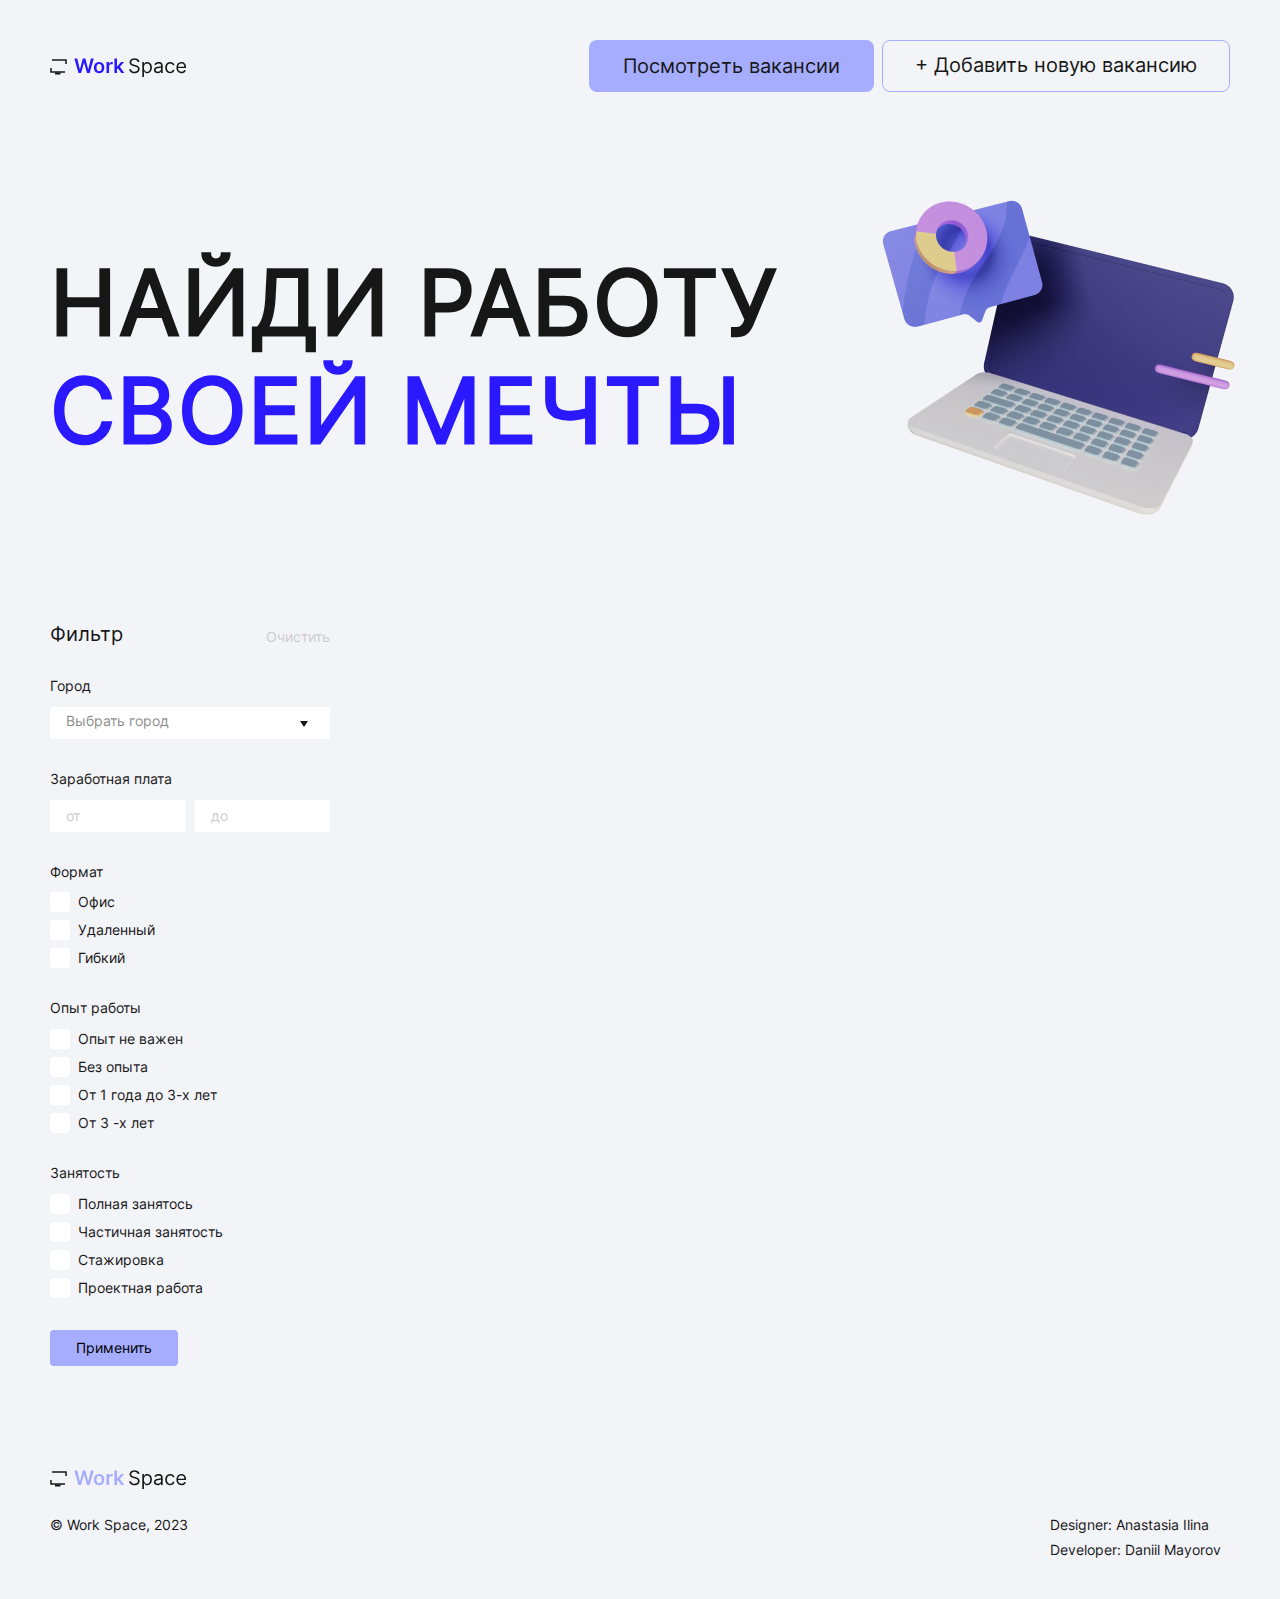
<file: index.html>
<!DOCTYPE html>
<html lang="ru">

<head>
  <meta charset="UTF-8">
  <meta name="viewport" content="width=device-width, initial-scale=1.0">
  <title>Workspace</title>

  <link rel="stylesheet" href="index.css">

  <script src="js/choices.min.js" defer></script>
  <script src="js/script.js" defer></script>
  <!-- Yandex.Metrika counter -->
<script type="text/javascript" >
  (function(m,e,t,r,i,k,a){m[i]=m[i]||function(){(m[i].a=m[i].a||[]).push(arguments)};
  m[i].l=1*new Date();
  for (var j = 0; j < document.scripts.length; j++) {if (document.scripts[j].src === r) { return; }}
  k=e.createElement(t),a=e.getElementsByTagName(t)[0],k.async=1,k.src=r,a.parentNode.insertBefore(k,a)})
  (window, document, "script", "https://mc.yandex.ru/metrika/tag.js", "ym");

  ym(95028434, "init", {
      clickmap:true,
      trackLinks:true,
      accurateTrackBounce:true
  });
</script>
<noscript><div><img src="https://mc.yandex.ru/watch/95028434" style="position:absolute; left:-9999px;" alt="" /></div></noscript>
<!-- /Yandex.Metrika counter -->
<meta name="yandex-verification" content="61fc8f8f24fde015" />
<meta name="google-site-verification" content="UC_bVbdZycE4_69XqJO2LhXn4YThgkiFYkR6Hpjb_HY" />
</head>

<body>
  <header class="header">
    <div class="container header__container">
      <img class="header__logo" src="img/logo.svg" alt="Логитип WorkSpace">

      <div class="header__links">
        <a class="header__link" href="#vacancies">Посмотреть вакансии</a>

      <a href="./employer.html" class="header__link header__link_o">+ Добавить новую вакансию</a>
      </div>
    </div>
  </header>

  <main>
    <section class="hero">
      <div class="container hero__container">
        <h1 class="hero__title">Найди работу
          <span class="blue-text">своей мечты</span>
        </h1>
      </div>
    </section>

    <div class="vacancies" id="vacancies">
      <div class="container vacancies__container">
        <button class="vacancies__filter-btn ">
          <span>Фильтр</span>
          <svg class="vacancies__filter-btn-arrow" width="20" height="20"
            viewBox="0 0 20 20" fill="none" xmlns="http://www.w3.org/2000/svg">
            <path d="M10 15L14 9H6L10 15Z" fill="currentColor" />
          </svg>
        </button>

        <section class="vacancies__filter filter">
          <h2 class="filter__title">Фильтр</h2>

          <form class="filter__form">
            <fieldset class="filter__fieldset">
              <legend class="filter__legend">Город</legend>

              <select class="filter__select" name="city" id="city">
                <option value="">Выбрать город</option>
              </select>
            </fieldset>

            <fieldset class="filter__fieldset">
              <legend class="filter__legend">Заработная плата</legend>

              <div class="filter__range">
                <input class="filter__input" type="number" name="pay-from"
                  placeholder="от">

                <input class="filter__input" type="number" name="pay-to"
                  placeholder="до">
              </div>
            </fieldset>

            <div class="filter__checkboxes">
              <fieldset class="filter__fieldset">
                <legend class="filter__legend">Формат</legend>

                <label class="filter__label checkbox">
                  <input class="checkbox__input" type="checkbox" name="format"
                    value="Офис">Офис
                </label>

                <label class="filter__label checkbox">
                  <input class="checkbox__input" type="checkbox" name="format"
                    value="Удаленный">Удаленный
                </label>

                <label class="filter__label checkbox">
                  <input class="checkbox__input" type="checkbox" name="format"
                    value="Гибкий">Гибкий
                </label>
              </fieldset>

              <fieldset class="filter__fieldset">
                <legend class="filter__legend">Опыт работы</legend>

                <label class="filter__label checkbox">
                  <input class="checkbox__input" type="checkbox"
                    name="experience" value="Опыт не важен">Опыт не важен
                </label>

                <label class="filter__label checkbox">
                  <input class="checkbox__input" type="checkbox"
                    name="experience" value="Без опыта">Без опыта
                </label>

                <label class="filter__label checkbox">
                  <input class="checkbox__input" type="checkbox"
                    name="experience" value="От 1 года до 3-х лет">От 1 года до
                  3-х лет
                </label>

                <label class="filter__label checkbox">
                  <input class="checkbox__input" type="checkbox"
                    name="experience" value="От 3-х лет">От 3 -х лет
                </label>
              </fieldset>

              <fieldset class="filter__fieldset">
                <legend class="filter__legend">Занятость</legend>

                <label class="filter__label checkbox">
                  <input class="checkbox__input" type="checkbox" name="type"
                    value="Полная занятость">Полная занятось
                </label>

                <label class="filter__label checkbox">
                  <input class="checkbox__input" type="checkbox" name="type"
                    value="Частичная занятость">Частичная занятость
                </label>

                <label class="filter__label checkbox">
                  <input class="checkbox__input" type="checkbox" name="type"
                    value="Стажировка">Стажировка
                </label>

                <label class="filter__label checkbox">
                  <input class="checkbox__input" type="checkbox" name="type"
                    value="Проектная работа">Проектная работа
                </label>
              </fieldset>
            </div>

            <div class="filter__buttons">
              <button class="filter__button" type="submit">Применить</button>

              <button class="filter__reset" type="reset">Очистить</button>
            </div>
          </form>
        </section>

        <section class="vacancies__cards cards">
          <h2 class="cards__title visually-hidden">Список вакансий</h2>

          <ul class="cards__list"></ul>
        </section>
      </div>
    </div>
  </main>

  <footer class="footer">
    <div class="container footer__container">
      <img class="footer__logo" src="img/logo-footer.svg"
        alt="Логотип WorkSpace">

      <p class="footer__copyright">© Work Space, 2023</p>

      <ul class="footer__contacts">
        <li class="footer__contact">Designer:
          <a class="footer__link" href="#">Anastasia Ilina</a>
        </li>
        <li class="footer__contact">Developer:
          <a class="footer__link" href="https://github.com/genjy1">Daniil Mayorov</a>
        </li>
      </ul>
    </div>
  </footer>


</body>

</html>
</file>
<file: index.css>
@import "style/normalize.css";
@import "style/choices.min.css";
@import "style/style.css";
@import "style/header.css";
@import "style/hero.css";
@import "style/vacancies.css";
@import "style/filter.css";
@import "style/choices.css";
@import "style/checkbox.css";
@import "style/cards.css";
@import "style/vacancy.css";
@import "style/footer.css";
@import "style/modal.css";
@import "style/detail.css";
@import "style/employer.css";
@import "style/file.css";
@import "style/radio.css"
</file>
